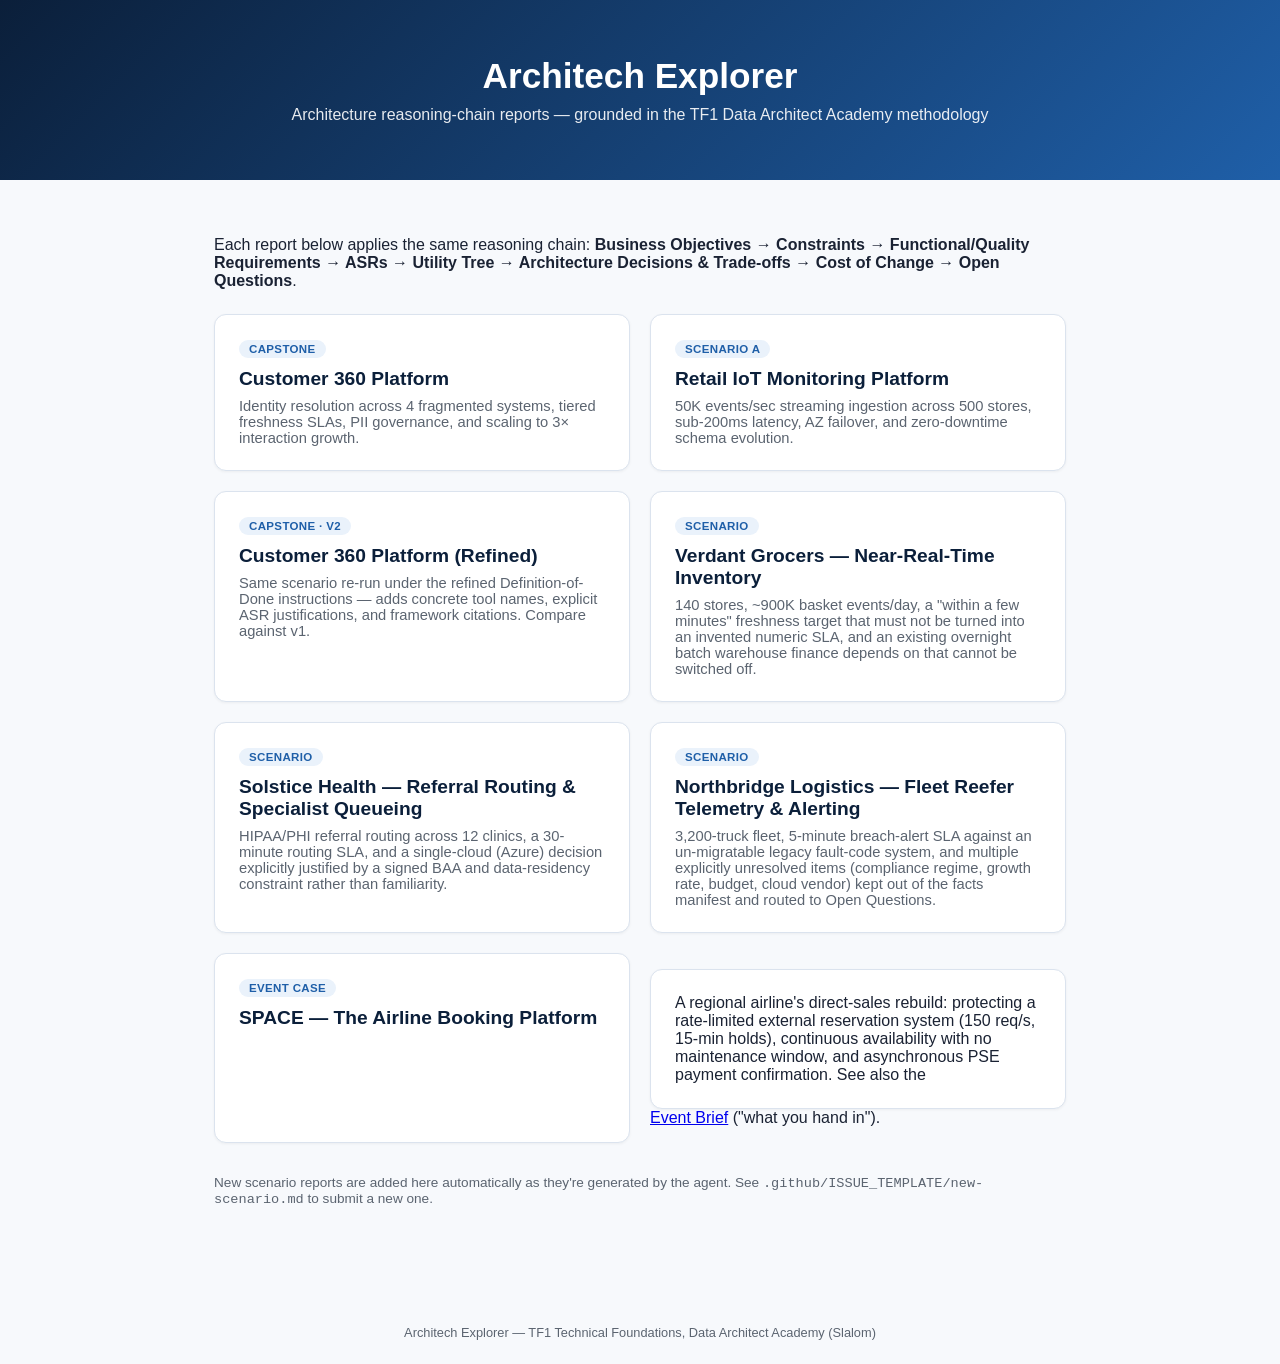
<file: docs/index.html>
<!DOCTYPE html>
<html lang="en">
<head>
<meta charset="UTF-8">
<meta name="viewport" content="width=device-width, initial-scale=1.0">
<title>Architech Explorer — Scenario Reports</title>
<style>
  :root{--navy:#0b1f3a;--blue:#1f5fa8;--lightblue:#eaf2fb;--accent:#e0762b;--gray:#5b6470;--bg:#f7f9fc;--border:#dbe3ee;}
  *{box-sizing:border-box;}
  body{margin:0;font-family:'Segoe UI',Helvetica,Arial,sans-serif;background:var(--bg);color:#1a2233;}
  header{background:linear-gradient(135deg,var(--navy),var(--blue));color:#fff;padding:56px 32px;text-align:center;}
  header h1{margin:0 0 10px;font-size:2.2rem;}
  header p{margin:0;opacity:.9;}
  main{max-width:900px;margin:0 auto;padding:40px 24px 80px;}
  .grid{display:grid;grid-template-columns:repeat(auto-fit,minmax(320px,1fr));gap:20px;margin-top:24px;}
  .card{background:#fff;border:1px solid var(--border);border-radius:12px;padding:24px;box-shadow:0 1px 3px rgba(0,0,0,.05);text-decoration:none;color:inherit;display:block;transition:transform .15s ease, box-shadow .15s ease;}
  .card:hover{transform:translateY(-3px);box-shadow:0 6px 16px rgba(11,31,58,.12);}
  .card h2{margin:0 0 8px;color:var(--navy);font-size:1.2rem;}
  .card p{margin:0;color:var(--gray);font-size:.92rem;}
  .badge{display:inline-block;background:var(--lightblue);color:var(--blue);font-size:.72rem;font-weight:700;padding:3px 10px;border-radius:20px;margin-bottom:10px;letter-spacing:.03em;text-transform:uppercase;}
  footer{text-align:center;color:var(--gray);font-size:.8rem;padding:24px;}
</style>
</head>
<body>
<header>
  <h1>Architech Explorer</h1>
  <p>Architecture reasoning-chain reports — grounded in the TF1 Data Architect Academy methodology</p>
</header>
<main>
  <p>Each report below applies the same reasoning chain: <strong>Business Objectives → Constraints → Functional/Quality Requirements → ASRs → Utility Tree → Architecture Decisions & Trade-offs → Cost of Change → Open Questions</strong>.</p>
  <div class="grid">
    <a class="card" href="Customer360_Capstone_Solution.html">
      <span class="badge">Capstone</span>
      <h2>Customer 360 Platform</h2>
      <p>Identity resolution across 4 fragmented systems, tiered freshness SLAs, PII governance, and scaling to 3× interaction growth.</p>
    </a>
    <a class="card" href="RetailIoT_Solution.html">
      <span class="badge">Scenario A</span>
      <h2>Retail IoT Monitoring Platform</h2>
      <p>50K events/sec streaming ingestion across 500 stores, sub-200ms latency, AZ failover, and zero-downtime schema evolution.</p>
    </a>
    <a class="card" href="Customer360_Capstone_Solution_v2.html">
      <span class="badge">Capstone · v2</span>
      <h2>Customer 360 Platform (Refined)</h2>
      <p>Same scenario re-run under the refined Definition-of-Done instructions — adds concrete tool names, explicit ASR justifications, and framework citations. Compare against v1.</p>
    </a>
    <a class="card" href="VerdantGrocers_Solution.html">
      <span class="badge">Scenario</span>
      <h2>Verdant Grocers — Near-Real-Time Inventory</h2>
      <p>140 stores, ~900K basket events/day, a "within a few minutes" freshness target that must not be turned into an invented numeric SLA, and an existing overnight batch warehouse finance depends on that cannot be switched off.</p>
    </a>
    <a class="card" href="solstice-health_Solution.html">
      <span class="badge">Scenario</span>
      <h2>Solstice Health — Referral Routing & Specialist Queueing</h2>
      <p>HIPAA/PHI referral routing across 12 clinics, a 30-minute routing SLA, and a single-cloud (Azure) decision explicitly justified by a signed BAA and data-residency constraint rather than familiarity.</p>
    </a>
    <a class="card" href="northbridge-logistics_Solution.html">
      <span class="badge">Scenario</span>
      <h2>Northbridge Logistics — Fleet Reefer Telemetry & Alerting</h2>
      <p>3,200-truck fleet, 5-minute breach-alert SLA against an un-migratable legacy fault-code system, and multiple explicitly unresolved items (compliance regime, growth rate, budget, cloud vendor) kept out of the facts manifest and routed to Open Questions.</p>
    </a>
    <a class="card" href="space-airline-booking_Solution.html">
      <span class="badge">Event Case</span>
      <h2>SPACE — The Airline Booking Platform</h2>
      <p>A regional airline's direct-sales rebuild: protecting a rate-limited external reservation system (150 req/s, 15-min holds), continuous availability with no maintenance window, and asynchronous PSE payment confirmation. See also the <a href="space-airline-booking_EventBrief.md">Event Brief</a> ("what you hand in").</p>
    </a>
  </div>
  <p style="margin-top:32px;color:var(--gray);font-size:.85rem;">New scenario reports are added here automatically as they're generated by the agent. See <code>.github/ISSUE_TEMPLATE/new-scenario.md</code> to submit a new one.</p>
</main>
<footer>Architech Explorer — TF1 Technical Foundations, Data Architect Academy (Slalom)</footer>
</body>
</html>
</file>
